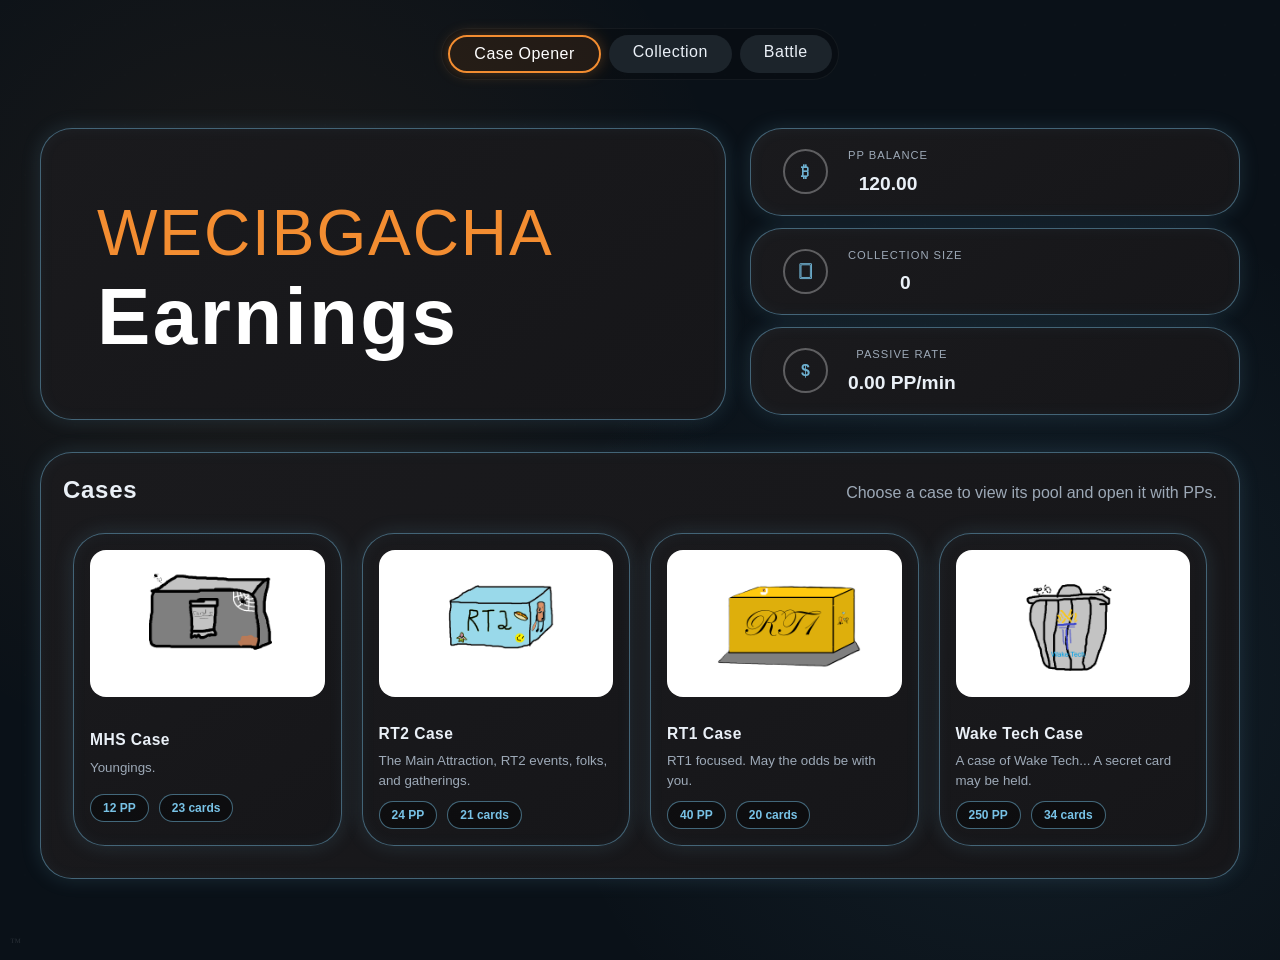
<file: index.html>
<!DOCTYPE html>
<html lang="en">
<head>
  <meta charset="UTF-8">
  <meta name="viewport" content="width=device-width, initial-scale=1.0">
  <title>WECIB GACHA</title>
  <link rel="stylesheet" href="style.css">
  <link rel="preload" as="image" href="Images/mhsCrate.png">
  <link rel="preload" as="image" href="Images/rt1Crate.png">
  <link rel="preload" as="image" href="Images/rt2Crate.png">
  <link rel="preload" as="image" href="Images/WakeTechCrate (1).png">
</head>
<body>
  <div id="app">
    <nav class="nav-container">
        <div class="nav-pill">
            <a class="nav-link is-active" href="index.html">Case Opener</a>
            <a class="nav-link" href="collection.html">Collection</a>
            <a class="nav-link" href="battle.html">Battle</a>
        </div>
    </nav>

    <header class="hero-grid">
        <section class="hero-banner glow-cyan">
            <p class="eyebrow">WECIBGacha</p>
            <h1>Earnings</h1>
            <div class="hero-accent-left"></div>
            <div class="hero-accent-right"></div>
        </section>

        <div class="stats-column">
            <article class="stat-card glow-cyan">
                <div class="stat-icon-wrap">₿</div>
                <div class="stat-info">
                    <span class="stat-label">PP Balance</span>
                    <strong id="balance">0.00</strong>
                </div>
            </article>
            <article class="stat-card glow-cyan">
                <div class="stat-icon-wrap">🀆</div>
                <div class="stat-info">
                    <span class="stat-label">Collection Size</span>
                    <strong id="inventoryCount">0</strong>
                </div>
            </article>
            <article class="stat-card glow-cyan">
                <div class="stat-icon-wrap">$</div>
                <div class="stat-info">
                    <span class="stat-label">Passive Rate</span>
                    <strong><span id="incomeRate">0.00</span> PP/min</strong>
                </div>
            </article>
        </div>
    </header>

    <main class="dashboard">
        <section class="panel case-select glow-cyan">
            <div class="panel-header search-controls">
                <h2>Cases</h2>
                <p class="italic-muted">Choose a case to view its pool and open it with PPs.</p>
            </div>
            <div class="cases-grid" id="cases"></div>
        </section>

        <section class="panel opener-section" id="openerSection" hidden>
            <div class="opener-header">
                <h2 id="selectedCaseName"></h2>
                <p id="selectedCaseFlavor" class="case-flavor"></p>
                <div class="price-pill">Price: <span id="selectedCasePrice"></span> PP</div>
            </div>

            <div class="drop-rates-wrap">
                <div class="drop-rates" id="dropRates"></div>
            </div>

            <p class="status-message" id="statusMessage">Pick a case to start opening.</p>

            <div class="roulette-container">
                <div class="roulette-marker"></div>
                <div class="roulette-strip" id="rouletteStrip"></div>
            </div>

            <div class="controls centered-controls">
                <button id="openBtn" class="btn btn-open">Open Case</button>
                <button id="backBtn" class="btn btn-secondary">Back To Cases</button>
            </div>

            <div class="won-item" id="wonItem" hidden>
                <h3>Latest Pull</h3>
                <div class="won-item-card" id="wonItemCard"></div>
            </div>
        </section>
    </main>
</div>
    <button id="trademarkBonus" class="trademark-bonus" type="button" aria-label="Trademark bonus trigger">&trade;</button>
  <script src="storage.js"></script>
  <script src="case.js"></script>
</body>
</html>
</file>
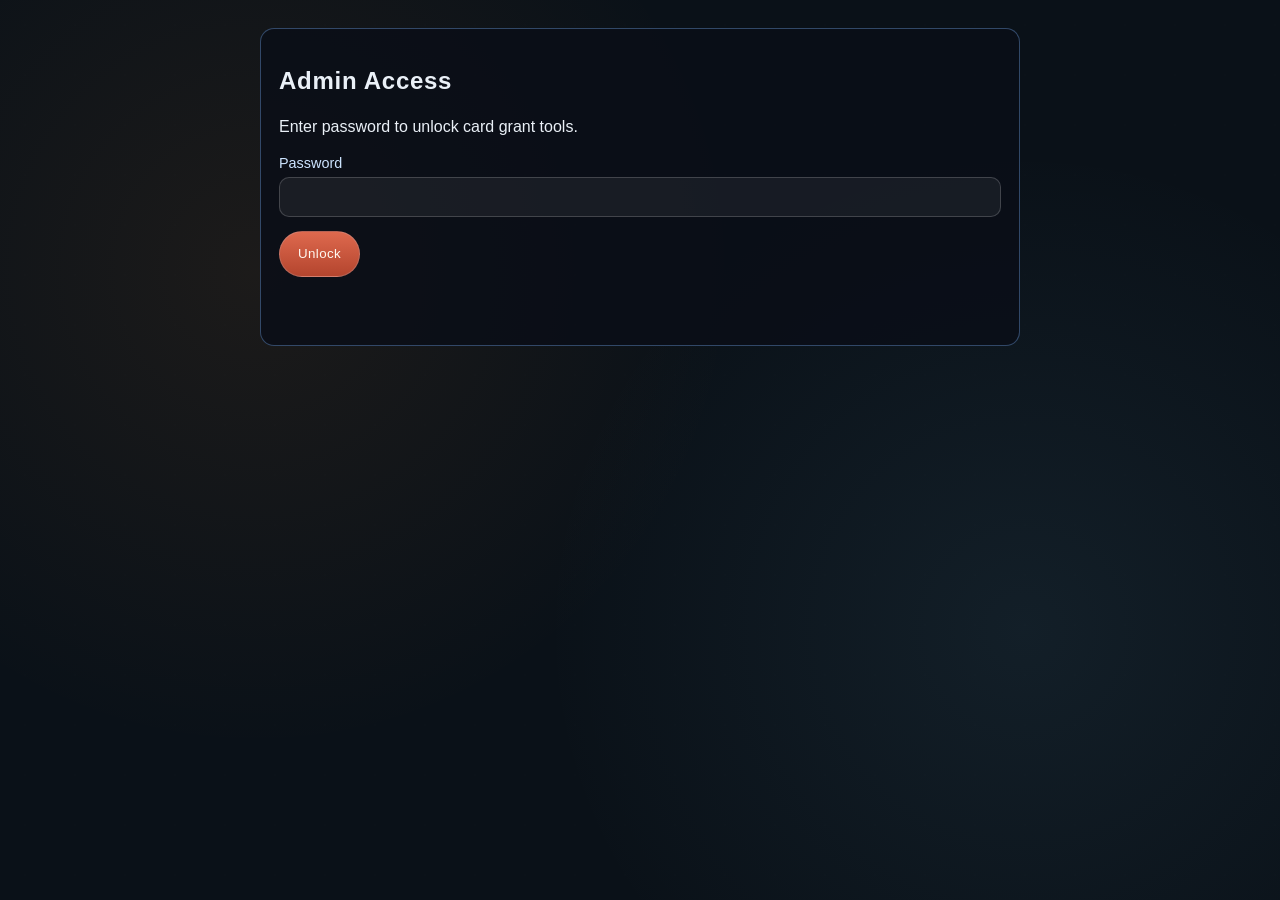
<file: admin.html>
<!DOCTYPE html>
<html lang="en">
<head>
  <meta charset="UTF-8">
  <meta name="viewport" content="width=device-width, initial-scale=1.0">
  <title>WECIB GACHA Admin</title>
  <link rel="stylesheet" href="style.css">
  <style>
    .admin-wrap {
      max-width: 760px;
      margin: 32px auto;
      padding: 0 16px 32px;
    }

    .admin-card {
      background: rgba(10, 14, 24, 0.82);
      border: 1px solid rgba(125, 180, 255, 0.35);
      border-radius: 14px;
      padding: 18px;
      margin-bottom: 16px;
    }

    .admin-row {
      display: grid;
      grid-template-columns: 1fr 1fr;
      gap: 12px;
    }

    .admin-label {
      display: block;
      font-size: 0.9rem;
      margin-bottom: 6px;
      color: #cde4ff;
    }

    .admin-input,
    .admin-select,
    .admin-textarea {
      width: 100%;
      box-sizing: border-box;
      border-radius: 10px;
      border: 1px solid rgba(255, 255, 255, 0.18);
      background: rgba(255, 255, 255, 0.06);
      color: #fff;
      padding: 10px 12px;
      font: inherit;
      outline: none;
    }

    .admin-input:focus,
    .admin-select:focus,
    .admin-textarea:focus {
      border-color: rgba(116, 192, 252, 0.95);
      box-shadow: 0 0 0 3px rgba(116, 192, 252, 0.18);
    }

    .admin-textarea {
      min-height: 90px;
      resize: vertical;
    }

    .admin-actions {
      display: flex;
      gap: 10px;
      margin-top: 14px;
    }

    .admin-status {
      margin-top: 12px;
      min-height: 22px;
      color: #c8ffcd;
    }

    .admin-status.error {
      color: #ffb7b7;
    }

    .hidden {
      display: none;
    }

    @media (max-width: 720px) {
      .admin-row {
        grid-template-columns: 1fr;
      }
    }
  </style>
</head>
<body>
  <div id="app" class="admin-wrap">
    <section id="lockPanel" class="admin-card">
      <h1>Admin Access</h1>
      <p>Enter password to unlock card grant tools.</p>
      <label class="admin-label" for="passwordInput">Password</label>
      <input class="admin-input" id="passwordInput" type="password" autocomplete="off" spellcheck="false">
      <div class="admin-actions">
        <button id="unlockBtn" class="btn btn-open" type="button">Unlock</button>
      </div>
      <p id="lockMessage" class="admin-status"></p>
    </section>

    <section id="adminPanel" class="admin-card hidden">
      <h2>Grant Card</h2>
      <p>Create and add any card to your inventory.</p>

      <div style="margin-top: 10px;">
        <label class="admin-label" for="caseCardPicker">Pick Existing Card (All Cases)</label>
        <select class="admin-select" id="caseCardPicker">
          <option value="">Loading case cards...</option>
        </select>
        <p id="pickerMessage" class="admin-status"></p>
      </div>

      <div class="admin-row">
        <div>
          <label class="admin-label" for="nameInput">Card Name</label>
          <input class="admin-input" id="nameInput" type="text" placeholder="Anne Frank">
        </div>
        <div>
          <label class="admin-label" for="caseInput">Case Name</label>
          <input class="admin-input" id="caseInput" type="text" placeholder="Wake Tech Case">
        </div>
      </div>

      <div class="admin-row" style="margin-top: 12px;">
        <div>
          <label class="admin-label" for="rarityInput">Rarity</label>
          <select class="admin-select" id="rarityInput">
            <option value="freshman">Freshman</option>
            <option value="sophomore">Sophomore</option>
            <option value="junior">Junior</option>
            <option value="senior">Senior</option>
            <option value="superSenior">Super-Senior</option>
            <option value="graduated">Graduate</option>
          </select>
        </div>
        <div>
          <label class="admin-label" for="quantityInput">Quantity</label>
          <input class="admin-input" id="quantityInput" type="number" min="1" max="500" value="1">
        </div>
      </div>

      <div class="admin-row" style="margin-top: 12px;">
        <div>
          <label class="admin-label" for="atkInput">ATK</label>
          <input class="admin-input" id="atkInput" type="number" value="100">
        </div>
        <div>
          <label class="admin-label" for="defInput">DEF</label>
          <input class="admin-input" id="defInput" type="number" value="100">
        </div>
      </div>

      <div style="margin-top: 12px;">
        <label class="admin-label" for="imageInput">Image Path (optional)</label>
        <input class="admin-input" id="imageInput" type="text" placeholder="Images/AnneFrankCard.png">
      </div>

      <div style="margin-top: 12px;">
        <label class="admin-label" for="descriptionInput">Description (optional)</label>
        <textarea class="admin-textarea" id="descriptionInput" placeholder="The rarest card in the game."></textarea>
      </div>

      <div class="admin-actions">
        <button id="grantBtn" class="btn btn-open" type="button">Grant Card(s)</button>
      </div>
      <p id="grantMessage" class="admin-status"></p>
    </section>
  </div>

  <script src="storage.js"></script>
  <script>
    const ADMIN_PASSWORD = 'hufflepuff';

    const lockPanel = document.getElementById('lockPanel');
    const adminPanel = document.getElementById('adminPanel');
    const passwordInput = document.getElementById('passwordInput');
    const unlockBtn = document.getElementById('unlockBtn');
    const lockMessage = document.getElementById('lockMessage');

    const nameInput = document.getElementById('nameInput');
    const caseInput = document.getElementById('caseInput');
    const rarityInput = document.getElementById('rarityInput');
    const caseCardPicker = document.getElementById('caseCardPicker');
    const pickerMessage = document.getElementById('pickerMessage');
    const quantityInput = document.getElementById('quantityInput');
    const atkInput = document.getElementById('atkInput');
    const defInput = document.getElementById('defInput');
    const imageInput = document.getElementById('imageInput');
    const descriptionInput = document.getElementById('descriptionInput');
    const grantBtn = document.getElementById('grantBtn');
    const grantMessage = document.getElementById('grantMessage');
    let pickerOptions = [];

    function setMessage(node, message, isError) {
      node.textContent = message;
      node.classList.toggle('error', Boolean(isError));
    }

    function unlockAdmin() {
      const attempt = (passwordInput.value || '').trim();
      if (attempt !== ADMIN_PASSWORD) {
        setMessage(lockMessage, 'Wrong password.', true);
        return;
      }

      setMessage(lockMessage, 'Access granted.', false);
      lockPanel.classList.add('hidden');
      adminPanel.classList.remove('hidden');
      if (caseCardPicker.options.length <= 1) {
        loadCasePicker();
      }
      nameInput.focus();
    }

    function parseCaseCards(caseSource) {
      const casesMatch = caseSource.match(/const CASES = enforceCaseRules\(\[([\s\S]*?)\]\);/);
      if (!casesMatch) {
        return [];
      }

      const casesBlock = casesMatch[1];
      const results = [];
      const caseRegex = /\{\s*name:\s*'((?:\\'|[^'])*)'[\s\S]*?items:\s*\[([\s\S]*?)\]\s*\}/g;

      for (const caseMatch of casesBlock.matchAll(caseRegex)) {
        const caseName = caseMatch[1].replace(/\\'/g, "'");
        const itemsBlock = caseMatch[2];
        const itemRegex = /\{\s*name:\s*'((?:\\'|[^'])*)'\s*,\s*rarity:\s*'([^']+)'\s*\}/g;

        for (const itemMatch of itemsBlock.matchAll(itemRegex)) {
          const itemName = itemMatch[1].replace(/\\'/g, "'");
          const rarityKey = itemMatch[2];
          results.push({
            caseName,
            name: itemName,
            rarityKey,
          });
        }
      }

      return results;
    }

    async function loadCasePicker() {
      caseCardPicker.innerHTML = '<option value="">Loading case cards...</option>';
      setMessage(pickerMessage, '', false);

      try {
        const response = await fetch('case.js', { cache: 'no-store' });
        if (!response.ok) {
          throw new Error('Unable to read case.js');
        }

        const source = await response.text();
        const allCards = parseCaseCards(source);

        if (allCards.length === 0) {
          caseCardPicker.innerHTML = '<option value="">No case cards found.</option>';
          setMessage(pickerMessage, 'No cards parsed from case list.', true);
          return;
        }

        pickerOptions = allCards;
        caseCardPicker.innerHTML = '<option value="">Select a card to auto-fill...</option>';
        allCards.forEach((card, index) => {
          const option = document.createElement('option');
          option.value = String(index);
          option.textContent = card.name + ' (' + card.caseName + ' | ' + card.rarityKey + ')';
          caseCardPicker.appendChild(option);
        });

        setMessage(pickerMessage, 'Loaded ' + allCards.length + ' selectable cards.', false);
      } catch (error) {
        caseCardPicker.innerHTML = '<option value="">Failed to load cards.</option>';
        setMessage(pickerMessage, 'Could not load case card list.', true);
      }
    }

    function applyPickerSelection() {
      const optionIndex = Number(caseCardPicker.value);
      if (!Number.isInteger(optionIndex) || optionIndex < 0 || optionIndex >= pickerOptions.length) {
        return;
      }

      const selected = pickerOptions[optionIndex];
      nameInput.value = selected.name;
      caseInput.value = selected.caseName;
      rarityInput.value = selected.rarityKey;
      setMessage(pickerMessage, 'Applied ' + selected.name + ' from ' + selected.caseName + '.', false);
    }

    function getSafeNumber(input, fallback) {
      const value = Number(input);
      return Number.isFinite(value) ? value : fallback;
    }

    function grantCards() {
      const name = (nameInput.value || '').trim();
      const caseName = (caseInput.value || '').trim() || 'Admin Case';
      const rarity = rarityInput.value;
      const quantity = Math.max(1, Math.min(500, Math.floor(getSafeNumber(quantityInput.value, 1))));
      const attack = getSafeNumber(atkInput.value, 100);
      const defense = getSafeNumber(defInput.value, 100);
      const image = (imageInput.value || '').trim();
      const description = (descriptionInput.value || '').trim();

      if (!name) {
        setMessage(grantMessage, 'Card name is required.', true);
        return;
      }

      let added = 0;
      for (let i = 0; i < quantity; i += 1) {
        addCardToInventory({
          name,
          rarity,
          rarityKey: rarity,
          attack,
          defense,
          image,
          description,
          caseName,
          wonAt: new Date().toISOString(),
        });
        added += 1;
      }

      setMessage(grantMessage, 'Added ' + added + ' card(s): ' + name + '.', false);
    }

    unlockBtn.addEventListener('click', unlockAdmin);
    passwordInput.addEventListener('keydown', (event) => {
      if (event.key === 'Enter') {
        unlockAdmin();
      }
    });
    caseCardPicker.addEventListener('change', applyPickerSelection);
    grantBtn.addEventListener('click', grantCards);
  </script>
</body>
</html>
</file>
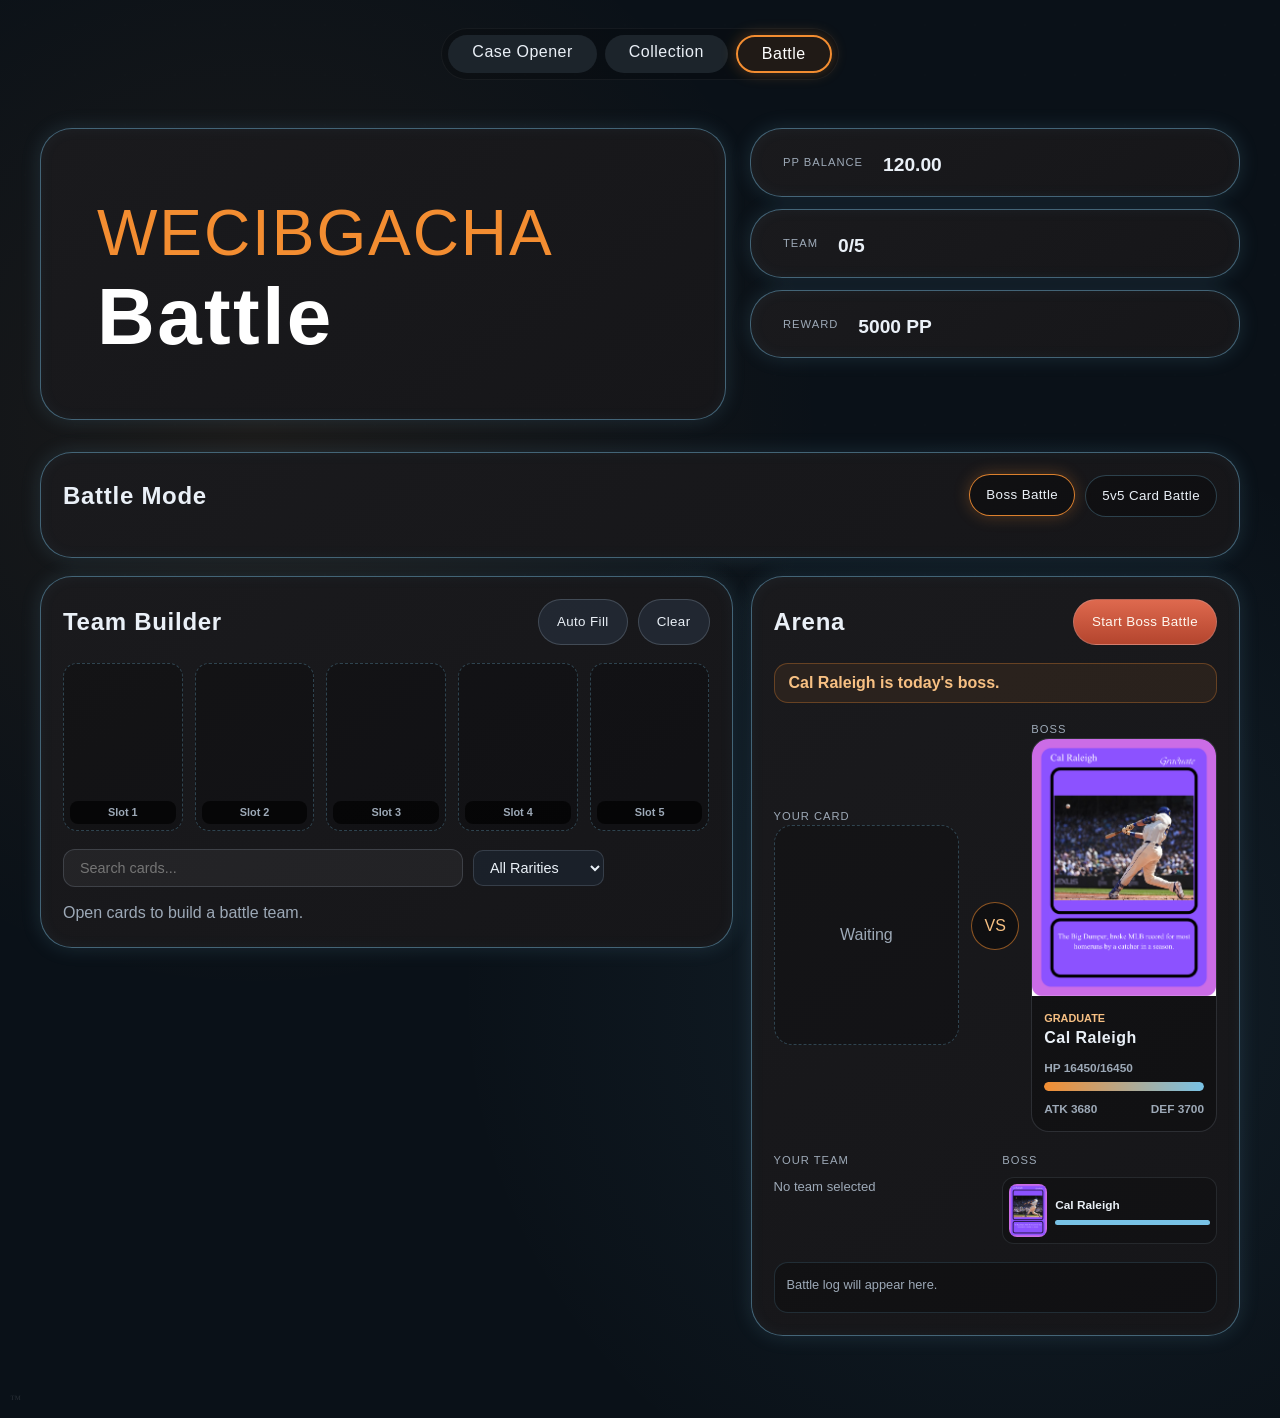
<file: battle.html>
<!DOCTYPE html>
<html lang="en">
<head>
  <meta charset="UTF-8">
  <meta name="viewport" content="width=device-width, initial-scale=1.0">
  <title>WECIB GACHA Battle</title>
  <link rel="stylesheet" href="style.css">
</head>
<body>
  <div id="app">
    <nav class="nav-container">
      <div class="nav-pill">
        <a class="nav-link" href="index.html">Case Opener</a>
        <a class="nav-link" href="collection.html">Collection</a>
        <a class="nav-link is-active" href="battle.html">Battle</a>
      </div>
    </nav>

    <header class="hero-grid battle-hero-grid">
      <section class="hero-banner battle-hero glow-cyan">
        <p class="eyebrow">WECIBGacha</p>
        <h1>Battle</h1>
      </section>

      <div class="stats-column">
        <article class="stat-card glow-cyan">
          <span class="stat-label">PP Balance</span>
          <strong id="balance">0.00</strong>
        </article>
        <article class="stat-card glow-cyan">
          <span class="stat-label">Team</span>
          <strong><span id="teamCount">0</span>/5</strong>
        </article>
        <article class="stat-card glow-cyan">
          <span class="stat-label">Reward</span>
          <strong id="rewardLabel">5000 PP</strong>
        </article>
      </div>
    </header>

    <main class="dashboard battle-dashboard">
      <section class="panel battle-mode-panel glow-cyan">
        <div class="panel-header battle-panel-header">
          <div>
            <h2>Battle Mode</h2>
          </div>
          <div class="battle-mode-toggle" role="group" aria-label="Battle mode">
            <button class="battle-mode-btn is-active" type="button" data-mode="boss">Boss Battle</button>
            <button class="battle-mode-btn" type="button" data-mode="deck">5v5 Card Battle</button>
          </div>
        </div>
      </section>

      <section class="panel battle-builder glow-cyan">
        <div class="panel-header battle-panel-header">
          <div>
            <h2>Team Builder</h2>
          </div>
          <div class="battle-actions">
            <button id="autoTeamBtn" class="btn btn-secondary" type="button">Auto Fill</button>
            <button id="clearTeamBtn" class="btn btn-secondary" type="button">Clear</button>
          </div>
        </div>

        <div class="battle-team-slots" id="teamSlots"></div>

        <div class="battle-filters">
          <div class="search-wrapper">
            <input type="text" id="battleSearchInput" placeholder="Search cards...">
          </div>
          <select id="battleRarityFilter" class="filter-select">
            <option value="all">All Rarities</option>
            <option value="freshman">Freshman</option>
            <option value="sophomore">Sophomore</option>
            <option value="junior">Junior</option>
            <option value="senior">Senior</option>
            <option value="superSenior">Super-Senior</option>
            <option value="graduated">Graduate</option>
          </select>
        </div>

        <p class="collection-empty" id="battleEmpty">Open cards to build a battle team.</p>
        <div class="battle-card-grid" id="battleCardGrid"></div>
      </section>

      <section class="panel battle-arena glow-cyan">
        <div class="panel-header battle-panel-header">
          <div>
            <h2>Arena</h2>
          </div>
          <div class="battle-actions">
            <button id="startBattleBtn" class="btn btn-open" type="button">Start Battle</button>
          </div>
        </div>

        <div class="battle-status" id="battleStatus">Choose cards, then start a battle.</div>

        <div class="battle-field">
          <article class="battle-combatant" id="playerCombatant"></article>
          <div class="battle-versus">VS</div>
          <article class="battle-combatant" id="enemyCombatant"></article>
        </div>

        <div class="battle-benches">
          <div>
            <span class="stat-label">Your Team</span>
            <div class="battle-bench" id="playerBench"></div>
          </div>
          <div>
            <span class="stat-label" id="enemyBenchLabel">Opponent</span>
            <div class="battle-bench" id="enemyBench"></div>
          </div>
        </div>

        <div class="battle-log" id="battleLog"></div>
      </section>
    </main>
  </div>

  <button id="trademarkBonus" class="trademark-bonus" type="button" aria-label="Trademark bonus trigger">&trade;</button>
  <script src="storage.js"></script>
  <script src="battle.js"></script>
</body>
</html>
</file>
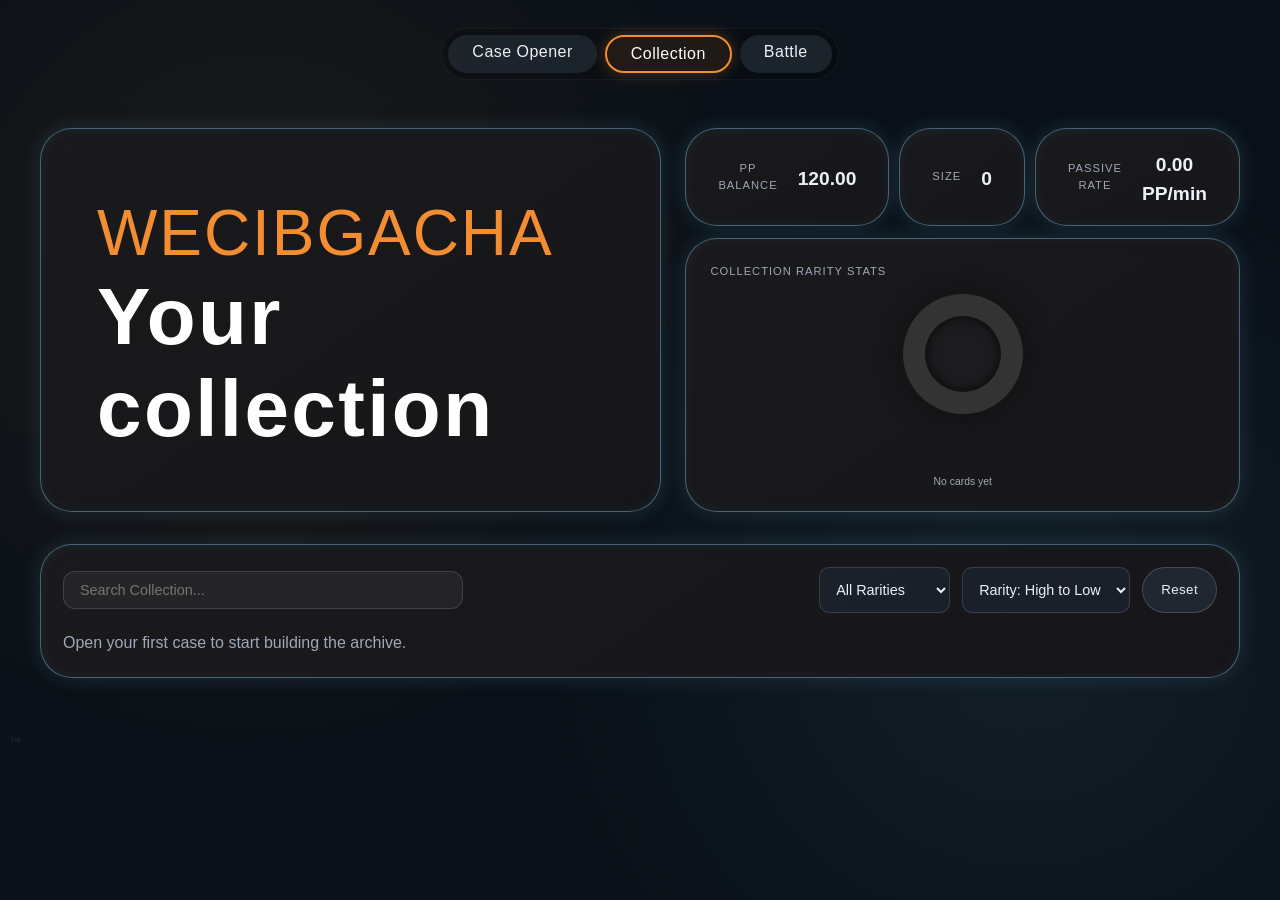
<file: collection.html>
<!DOCTYPE html>
<html lang="en">
<head>
  <meta charset="UTF-8">
  <meta name="viewport" content="width=device-width, initial-scale=1.0">
  <title>WECIB GACHA Collection</title>
  <link rel="stylesheet" href="style.css">
</head>
<body>
  <div id="app">
    <nav class="nav-container">
        <div class="nav-pill">
            <a class="nav-link" href="index.html">Case Opener</a>
            <a class="nav-link is-active" href="collection.html">Collection</a>
            <a class="nav-link" href="battle.html">Battle</a>
        </div>
    </nav>

    
    <header class="hero-grid">
        <section class="hero-banner glow-cyan">
            <p class="eyebrow">WECIBGacha</p>
            <h1>Your collection</h1>

        </section>

        <div class="stats-column">
            <div class="mini-stats-grid">
                <article class="stat-card glow-cyan">
                  
                    <span class="stat-label">PP Balance</span>
                    <strong id="balance">0.00</strong>
                </article>
                <article class="stat-card glow-cyan">
                    <span class="stat-label">Size</span>
                    <strong id="inventoryCount">0</strong>
                </article>
                <article class="stat-card glow-cyan">
                    <span class="stat-label">Passive Rate</span>
                    <strong><span id="incomeRate">0.00</span> PP/min</strong>
                </article>
            </div>

            <section class="rarity-stats-card glow-cyan">
                <span class="stat-label">Collection Rarity Stats</span>
                <div class="chart-container">
                    <div class="doughnut-chart" id="rarityChart"></div>
                </div>
                <div id="rarityLegend" class="rarity-legend">
                    </div>
            </section>
        </div>
    </header>

    <main class="dashboard">
  <section class="panel collection-section glow-cyan">
    <div class="panel-header search-controls">
      <div class="search-section-left">
        <div class="search-wrapper">
          <input type="text" id="searchInput" placeholder="Search Collection...">
        </div>
      </div>
      
      <div class="controls-group">
        <select id="rarityFilter" class="filter-select">
          <option value="all">All Rarities</option>
          <option value="freshman">Freshman</option>
          <option value="sophomore">Sophomore</option>
          <option value="junior">Junior</option>
          <option value="senior">Senior</option>
          <option value="superSenior">Super-Senior</option>
        </select>
        
        <select id="dateSort" class="filter-select">
          <option value="newest">Newest First</option>
          <option value="oldest">Oldest First</option>
          <option value="rarityDesc">Rarity: High to Low</option>
          <option value="rarityAsc">Rarity: Low to High</option>
          <option value="atkDesc">ATK: High to Low</option>
          <option value="atkAsc">ATK: Low to High</option>
          <option value="defDesc">DEF: High to Low</option>
          <option value="defAsc">DEF: Low to High</option>
          <option value="alpha">A-Z Name</option>
        </select>
        
        <button id="resetFiltersBtn" class="btn btn-secondary">Reset</button>
      </div>
    </div>

    <p class="collection-empty" id="collectionEmpty">Open your first case to start building the archive.</p>
    <div class="collection-grid" id="collectionGrid"></div>
  </section>
</main>
</div>
  <button id="trademarkBonus" class="trademark-bonus" type="button" aria-label="Trademark bonus trigger">&trade;</button>
  <script src="storage.js"></script>
  <script src="collection.js"></script>
</body>
</html>
</file>
<file: style.css>
:root {
  --bg: #111418;
  --surface: rgba(22, 27, 33, 0.9);
  --surface-strong: rgba(28, 34, 42, 0.96);
  --ink: #eaf0f7;
  --muted: #9da9b7;
  --line: rgba(183, 200, 219, 0.18);
  --shadow: 0 18px 40px rgba(0, 0, 0, 0.45);
  --red: #e15d45;
  --gold: #d3a841;
  --blue: #68a3f2;
  --freshman-color: #3259a8;
  --sophomore-color: #3b7a2f; 
  --junior-color: #1742b8; 
  --senior-color: #b34d13; 
  --superSenior-color: #d3a841;
  --graduate-color: #643572;
}

* {
  box-sizing: border-box;
}

body {
  margin: 0;
  min-height: 100vh;
  color: var(--ink);
  font-family: Verdana, Geneva, sans-serif;
  background:
    radial-gradient(circle at top left, rgba(225, 93, 69, 0.22), transparent 28%),
    radial-gradient(circle at top right, rgba(104, 163, 242, 0.2), transparent 28%),
    linear-gradient(180deg, #13171d 0%, #0d1015 100%);
}

body::before {
  content: '';
  position: fixed;
  inset: 0;
  pointer-events: none;
  background-image: linear-gradient(rgba(234, 240, 247, 0.04) 1px, transparent 1px), linear-gradient(90deg, rgba(234, 240, 247, 0.04) 1px, transparent 1px);
  background-size: 24px 24px;
  opacity: 0.45;
}

.trademark-bonus {
  display: block;
  margin: 10px 0 12px 10px;
  padding: 0;
  width: auto;
  height: auto;
  border: none;
  background: transparent;
  color: rgba(234, 240, 247, 0.28);
  font-family: Georgia, 'Times New Roman', serif;
  font-size: 0.7rem;
  line-height: 1;
  cursor: pointer;
  box-shadow: none;
  opacity: 0.45;
}

.trademark-bonus:hover,
.trademark-bonus:focus-visible {
  color: rgba(234, 240, 247, 0.46);
  opacity: 0.7;
  outline: none;
}

#app {
  position: relative;
  width: min(1200px, calc(100% - 32px));
  margin: 0 auto;
  padding: 28px 0 48px;
}

.top-nav {
  display: flex;
  gap: 10px;
  margin-bottom: 14px;
}

.nav-link {
  padding: 10px 16px;
  border: 1px solid rgba(183, 200, 219, 0.2);
  border-radius: 999px;
  color: var(--ink);
  text-decoration: none;
  background: rgba(31, 38, 46, 0.92);
  font-family: Impact, Haettenschweiler, 'Arial Narrow Bold', sans-serif;
  letter-spacing: 0.03em;
}

.nav-link.is-active {
  background: linear-gradient(180deg, #de694e, #b4452e);
  color: #fff7f2;
}

h1,
h2,
h3,
h4,
.eyebrow,
.stat-label,
.btn {
  font-family: Impact, Haettenschweiler, 'Arial Narrow Bold', sans-serif;
  letter-spacing: 0.03em;
}

p,
span,
strong,
button {
  line-height: 1.5;
}

.hero {
  display: grid;
  grid-template-columns: 1.5fr 1fr;
  gap: 20px;
  padding: 30px;
  border: 1px solid var(--line);
  border-radius: 28px;
  background: linear-gradient(135deg, rgba(27, 33, 40, 0.96), rgba(17, 22, 29, 0.98));
  box-shadow: var(--shadow);
  overflow: hidden;
}

.hero::after {
  content: '';
  position: absolute;
  top: -140px;
  right: -80px;
  width: 280px;
  height: 280px;
  border-radius: 50%;
  background: rgba(211, 168, 65, 0.16);
}

.eyebrow {
  margin: 0 0 8px;
  color: var(--red);
  font-size: 3rem;
  text-transform: uppercase;
}

.hero h1 {
  margin: 0;
  font-size: clamp(2.4rem, 4vw, 4.4rem);
  line-height: 0.95;
}

.hero-text {
  max-width: 58ch;
  margin: 16px 0 0;
  color: var(--muted);
}

.hero-stats {
  display: grid;
  gap: 14px;
  align-content: center;
}

.stat-card {
  padding: 18px;
  border-radius: 20px;
  border: 1px solid rgba(183, 200, 219, 0.16);
  background: var(--surface-strong);
  box-shadow: inset 0 1px 0 rgba(255, 255, 255, 0.06);
}

.stat-card strong {
  display: block;
  margin-top: 6px;
  font-size: 1.7rem;
}

.accent-red {
  border-left: 8px solid var(--red);
}

.accent-gold {
  border-left: 8px solid var(--gold);
}

.accent-blue {
  border-left: 8px solid var(--blue);
}

.dashboard {
  display: grid;
  grid-template-columns: repeat(12, minmax(0, 1fr));
  gap: 18px;
  margin-top: 20px;
}

.panel {
  padding: 22px;
  border: 1px solid var(--line);
  border-radius: 24px;
  background: var(--surface);
  box-shadow: var(--shadow);
  backdrop-filter: blur(10px);
}

.case-select,
.opener-section {
  grid-column: span 12;
}

.collection-section {
  grid-column: span 12;
}

.panel-header {
  display: flex;
  justify-content: space-between;
  gap: 16px;
  align-items: flex-start;
  margin-bottom: 18px;
}

.panel-header h2,
.panel-header h3 {
  margin: 0;
}

.panel-header p,
.case-flavor,
.collection-foot,
.status-message,
.tutorial-grid p,
.case-card-copy p,
.card-description,
.collection-empty {
  margin: 6px 0 0;
  color: var(--muted);
}

.split-header {
  align-items: center;
}

.tutorial-grid {
  display: grid;
  grid-template-columns: repeat(3, minmax(0, 1fr));
  gap: 14px;
}

.tutorial-grid article {
  padding: 16px;
  border-radius: 18px;
  background: rgba(36, 44, 54, 0.55);
  border: 1px solid rgba(183, 200, 219, 0.12);
}

.cases {
  display: grid;
  grid-template-columns: repeat(auto-fit, minmax(220px, 1fr));
  gap: 14px;
}

.case-card {
  display: grid;
  gap: 10px;
  padding: 16px;
  text-align: left;
  border: 1px solid rgba(183, 200, 219, 0.18);
  border-radius: 20px;
  background: linear-gradient(180deg, rgba(38, 46, 56, 0.9), rgba(25, 31, 39, 0.94));
  cursor: pointer;
  transition: transform 180ms ease, box-shadow 180ms ease, border-color 180ms ease;
}

.case-card:hover,
.case-card:focus-visible,
.btn:hover,
.btn:focus-visible {
  transform: translateY(-3px);
  box-shadow: 0 14px 24px rgba(0, 0, 0, 0.35);
  border-color: rgba(225, 93, 69, 0.5);
}

.case-icon {
  width: 100%;
  max-width: 220px;
  margin: 0 auto;
  object-fit: contain;
}

.case-card-copy h3,
.display-card h4 {
  margin: 0;
}

.case-card-copy h3,
.display-card h4,
.collection-case,
#selectedCaseName,
#selectedCasePrice,
.item-name,
.won-item-name {
  color: var(--ink);
}

.case-card-meta,
.card-stats,
.collection-card-top,
.selected-case-meta {
  display: flex;
  flex-wrap: wrap;
  gap: 10px;
}

.case-card-meta span,
.card-stats span,
.collection-case,
.copy-count,
.drop-pill {
  padding: 5px 10px;
  border-radius: 999px;
  background: rgba(234, 240, 247, 0.14);
  font-size: 0.82rem;
}

.drop-rates-wrap {
  margin-bottom: 14px;
}

.drop-rates {
  display: flex;
  flex-wrap: wrap;
  gap: 8px;
  margin-top: 10px;
}

.status-message {
  min-height: 24px;
}

.roulette-container {
  position: relative;
  width: 100%;
  height: 176px;
  margin-top: 12px;
  overflow: hidden;
  border-radius: 20px;
  border: 1px solid rgba(183, 200, 219, 0.2);
  background: linear-gradient(180deg, rgba(34, 41, 51, 0.96), rgba(22, 28, 36, 0.96));
}

.roulette-marker {
  position: absolute;
  top: 0;
  left: 50%;
  z-index: 5;
  width: 4px;
  height: 100%;
  transform: translateX(-50%);
  background: #f5a623;
  box-shadow: 0 0 10px rgba(245, 166, 35, 0.28);
}

.roulette-strip {
  display: flex;
  position: absolute;
  top: 0;
  left: 0;
  height: 100%;
}

.roulette-item {
  flex-shrink: 0;
  width: 176px;
  min-width: 176px;
  height: 100%;
  display: flex;
  flex-direction: column;
  align-items: center;
  justify-content: center;
  padding: 8px;
  text-align: center;
  position: relative;
}

.roulette-item .item-template {
  display: none;
  width: 100%;
  height: 100%;
  object-fit: contain;
}

.roulette-item .item-card-img {
  display: none;
  position: absolute;
  top: 50%;
  left: 50%;
  transform: translate(-50%, -50%);
  width: 72%;
  height: 72%;
  object-fit: contain;
  pointer-events: none;
  z-index: 3;
}

.roulette-strip.spinning .roulette-item .item-icon,
.roulette-strip.spinning .roulette-item .item-name,
.roulette-strip.revealed .roulette-item .item-icon,
.roulette-strip.revealed .roulette-item .item-name {
  display: none;
}

.roulette-strip.spinning .roulette-item .item-template,
.roulette-strip.revealed .roulette-item .item-template {
  display: block;
}

.roulette-strip.spinning .roulette-item .item-card-img,
.roulette-strip.revealed .roulette-item .item-card-img {
  display: block;
}

.display-card {
  display: grid;
  grid-template-columns: 74px 1fr;
  gap: 14px;
  align-items: start;
  padding: 14px;
  border-radius: 18px;
  border: 1px solid rgba(183, 200, 219, 0.18);
  min-height: 124px;
}

.display-card.compact {
  grid-template-columns: 54px 1fr;
  gap: 10px;
  min-height: 100px;
  padding: 10px;
}

.card-badge {
  display: grid;
  place-items: center;
  width: 74px;
  height: 74px;
  border-radius: 20px;
  background: rgba(20, 26, 33, 0.82);
  border: 1px solid rgba(183, 200, 219, 0.16);
  box-shadow: inset 0 1px 0 rgba(255, 255, 255, 0.08);
}

.display-card.compact .card-badge {
  width: 54px;
  height: 54px;
  border-radius: 16px;
}

.item-icon {
  display: grid;
  place-items: center;
  width: 72px;
  height: 72px;
  border-radius: 18px;
  margin-bottom: 6px;
  border: 1px solid rgba(183, 200, 219, 0.16);
  background: rgba(20, 26, 33, 0.82);
  box-shadow: inset 0 1px 0 rgba(255, 255, 255, 0.08);
  font-family: Impact, Haettenschweiler, 'Arial Narrow Bold', sans-serif;
  font-size: 1.3rem;
}

.item-icon-large {
  width: 94px;
  height: 94px;
  margin: 8px auto 10px;
  font-size: 1.8rem;
}

.card-badge span {
  font-family: Impact, Haettenschweiler, 'Arial Narrow Bold', sans-serif;
  font-size: 1.4rem;
}

.display-card.compact .card-badge span {
  font-size: 1.1rem;
}

.card-rarity {
  margin: 0 0 4px;
  text-transform: uppercase;
  font-size: 0.72rem;
  letter-spacing: 0.08em;
}

.card-description,
.won-item-description {
  font-size: 0.88rem;
}

.item-name {
  font-size: 0.7rem;
  font-weight: bold;
  line-height: 1.2;
  max-width: 120px;
  overflow: hidden;
  text-overflow: ellipsis;
  white-space: nowrap;
}

.won-item-card {
  padding: 18px;
  border: 1px solid rgba(183, 200, 219, 0.18);
  text-align: center;
}

.won-card-art-wrap {
  display: grid;
  place-items: center;
  width: min(240px, 100%);
  margin: 10px auto 14px;
}

.won-card-img {
  display: block;
  width: 100%;
  max-height: 340px;
  object-fit: contain;
}

.won-card-fallback {
  place-items: center;
  width: 160px;
  height: 220px;
  border-radius: 16px;
  border: 1px solid rgba(183, 200, 219, 0.22);
  background: rgba(20, 26, 33, 0.82);
  font-family: Impact, Haettenschweiler, 'Arial Narrow Bold', sans-serif;
  font-size: 2rem;
}

.won-rarity,
.won-item-meta,
.won-item-stats {
  font-size: 0.82rem;
}

.won-item-name {
  max-width: none;
  font-size: 1.1rem;
  white-space: normal;
}

.controls {
  display: flex;
  gap: 12px;
  margin-top: 16px;
}

.btn {
  padding: 12px 18px;
  border: 1px solid rgba(183, 200, 219, 0.22);
  border-radius: 999px;
  cursor: pointer;
  transition: transform 180ms ease, box-shadow 180ms ease, border-color 180ms ease;
}

.btn:disabled {
  opacity: 0.6;
  cursor: not-allowed;
  transform: none;
  box-shadow: none;
}

.btn-open {
  background: linear-gradient(180deg, #de694e, #b4452e);
  color: #fff8f0;
}

.btn-back,
.btn-secondary {
  background: rgba(35, 42, 51, 0.92);
  color: var(--ink);
}

.won-item {
  margin-top: 20px;
  animation: result-pop 320ms ease;
}

.won-item h3 {
  margin: 0 0 10px;
}

.won-item-card,
.collection-card {
  border-radius: 22px;
  overflow: hidden;
}

.collection-grid {
  display: grid;
  grid-template-columns: repeat(auto-fill, minmax(234px, 1fr));
  gap: 14px;
}

.collection-card {
  position: relative;
  display: block;
  background: transparent;
  border: none;
  padding: 0;
  cursor: pointer;
}

.collection-card:hover .card-overlay,
.collection-card:focus-within .card-overlay {
  opacity: 1;
}

.card-overlay {
  position: absolute;
  inset: 0;
  border-radius: 6%;
  background: rgba(0, 0, 0, 0.62);
  display: flex;
  flex-direction: column;
  align-items: center;
  justify-content: center;
  gap: 10px;
  opacity: 0;
  transition: opacity 180ms ease;
}

.card-overlay .copy-count {
  font-size: 1.3rem;
  font-weight: bold;
  color: #fff;
  background: rgba(255,255,255,0.15);
}

.card-overlay .collection-buttons {
  display: flex;
  flex-direction: column;
  gap: 6px;
  width: 80%;
}

.card-overlay .btn {
  padding: 8px 10px;
  font-size: 0.78rem;
  width: 100%;
}

.tcg-card {
  position: relative;
  width: 100%;
  aspect-ratio: 5 / 7;
  border-radius: 6%;
  overflow: hidden;
  container-type: inline-size;
}

.tcg-art-img {
  position: absolute;
  inset: 0;
  width: 100%;
  height: 100%;
  object-fit: cover;
  display: block;
}

.tcg-art-fallback {
  position: absolute;
  inset: 0;
  display: grid;
  place-items: center;
  background: rgba(18, 22, 28, 0.92);
}

.tcg-template {
  position: absolute;
  inset: 0;
  width: 100%;
  height: 100%;
  object-fit: fill;
  display: block;
}

.tcg-art-area {
  position: absolute;
  top: 10%;
  left: 7%;
  right: 7%;
  height: 54%;
  display: flex;
  align-items: center;
  justify-content: center;
}

.tcg-art-initials {
  font-family: Impact, Haettenschweiler, 'Arial Narrow Bold', sans-serif;
  font-size: 18cqi;
  color: rgba(255, 255, 255, 0.55);
  text-shadow: 0 2px 10px rgba(0, 0, 0, 0.6);
  line-height: 1;
}

.tcg-text-area {
  position: absolute;
  top: 70%;
  left: 10%;
  right: 10%;
  bottom: 10%;
  display: flex;
  flex-direction: column;
  justify-content: center;
  gap: 2px;
  overflow: hidden;
}

.tcg-name {
  margin: 0;
  font-size: 7cqi;
  color: #111;
  line-height: 1.2;
  white-space: nowrap;
  overflow: hidden;
  text-overflow: ellipsis;
  font-weight: bold;
}

.tcg-desc {
  margin: 0;
  font-size: 5.5cqi;
  color: #333;
  line-height: 1.25;
  display: -webkit-box;
  -webkit-line-clamp: 2;
  -webkit-box-orient: vertical;
  overflow: hidden;
}

.tcg-stats {
  font-size: 5.5cqi;
  color: #222;
  font-weight: bold;
  margin-top: 2px;
}

.collection-card-meta {
  display: flex;
  flex-direction: column;
  gap: 6px;
}

.collection-card-top {
  justify-content: space-between;
  margin-bottom: 0;
}

.collection-foot {
  font-size: 0.78rem;
}

.collection-actions {
  margin-top: 10px;
}

.sell-value {
  margin: 0;
  font-size: 0.82rem;
  color: var(--muted);
}

.collection-buttons {
  display: flex;
  gap: 8px;
  margin-top: 8px;
}

.btn-sell-one,
.btn-sell-all {
  flex: 1;
  padding: 10px 12px;
  font-size: 0.78rem;
}

.rarity-freshman {
  background: linear-gradient(180deg, #233046, #1c2738);
}

.rarity-sophomore {
  background: linear-gradient(180deg, #1f3a2d, #182f24);
}

.rarity-junior {
  background: linear-gradient(180deg, #24395d, #1d2f4f);
}

.rarity-senior {
  background: linear-gradient(180deg, #4d3322, #3f2a1d);
}

.rarity-superSenior {
  background: linear-gradient(180deg, #574621, #473919);
}

.rarity-freshman .card-rarity,
.rarity-freshman .card-badge span {
  color: #3259a8;
}

.rarity-sophomore .card-rarity,
.rarity-sophomore .card-badge span {
  color: #3b7a2f;
}

.rarity-junior .card-rarity,
.rarity-junior .card-badge span {
  color: #1742b8;
}

.rarity-senior .card-rarity,
.rarity-senior .card-badge span {
  color: #b34d13;
}

.rarity-superSenior .card-rarity,
.rarity-superSenior .card-badge span,
.rarity-superSenior .item-icon {
  color: #8b5e00;
}

.rarity-freshman .item-name,
.rarity-freshman .won-rarity,
.rarity-freshman .won-item-name {
  color: #3259a8;
}

.rarity-sophomore .item-name,
.rarity-sophomore .won-rarity,
.rarity-sophomore .won-item-name {
  color: #3b7a2f;
}

.rarity-junior .item-name,
.rarity-junior .won-rarity,
.rarity-junior .won-item-name {
  color: #1742b8;
}

.rarity-senior .item-name,
.rarity-senior .won-rarity,
.rarity-senior .won-item-name {
  color: #b34d13;
}

.rarity-superSenior .item-name,
.rarity-superSenior .won-rarity,
.rarity-superSenior .won-item-name {
  color: #8b5e00;
}

@keyframes result-pop {
  from {
    opacity: 0;
    transform: translateY(10px) scale(0.98);
  }

  to {
    opacity: 1;
    transform: translateY(0) scale(1);
  }
}

@media (max-width: 980px) {
  .hero,
  .dashboard {
    grid-template-columns: 1fr;
  }

  .case-select,
  .opener-section,
  .collection-section,
  .tutorial-panel {
    grid-column: span 1;
  }

  .tutorial-grid {
    grid-template-columns: 1fr;
  }
}

@media (max-width: 640px) {
  #app {
    width: min(100% - 20px, 1200px);
    padding-top: 18px;
  }

  .hero,
  .panel {
    padding: 18px;
    border-radius: 20px;
  }

  .controls,
  .panel-header,
  .split-header {
    flex-direction: column;
    align-items: stretch;
  }

  .collection-buttons {
    flex-direction: column;
  }

  .roulette-container {
    height: 140px;
  }

  .display-card,
  .display-card.compact {
    grid-template-columns: 56px 1fr;
  }

  .card-badge,
  .display-card.compact .card-badge {
    width: 56px;
    height: 56px;
  }
}

/* Centered Navigation */
.nav-container {
    display: flex;
    justify-content: center;
    margin-bottom: 2rem;
}

.nav-pill {
    background: var(--surface-strong);
    padding: 6px;
    border-radius: 999px;
    border: 1px solid var(--line);
    display: flex;
    gap: 5px;
}

.nav-link {
    padding: 8px 24px;
    border: none; /* Removed individual borders */
    border-radius: 999px;
    transition: all 0.2s ease;
}

/* Hero Grid Layout */
.hero-grid {
    display: grid;
    grid-template-columns: 1.4fr 1fr;
    gap: 20px;
    margin-bottom: 20px;
}

.glass-card {
    background: linear-gradient(145deg, rgba(30, 30, 34, 0.9), rgba(22, 22, 25, 0.95));
    border: 1px solid var(--line);
    backdrop-filter: blur(12px);
    border-radius: 28px;
    padding: 30px;
}

.hero-banner {
    display: flex;
    flex-direction: column;
    justify-content: center;
}

/* Stats Styling */
.stats-column {
    display: flex;
    flex-direction: column;
    gap: 15px;
}

.mini-stats-grid {
    display: grid;
    grid-template-columns: repeat(3, 1fr);
    gap: 10px;
}

.stat-card {
    background: var(--surface-strong);
    padding: 15px;
    border-radius: 20px;
    text-align: center;
    border: 1px solid var(--line);
}

.stat-card strong {
    font-size: 1.2rem;
    display: block;
}

.stat-label {
    font-size: 0.7rem;
    color: var(--muted);
    text-transform: uppercase;
    letter-spacing: 1px;
}

/* Pie Chart CSS */
.chart-container {
    display: flex;
    justify-content: center;
    margin: 15px 0;
}

.doughnut-chart {
    width: 100px;
    height: 100px;
    border-radius: 50%;
    position: relative;
    /* Gradient handled by JS */
}

.doughnut-chart::after {
    content: "";
    position: absolute;
    inset: 20px;
    background: #1c1c1f;
    border-radius: 50%;
}

/* Search & Filters */
.search-controls {
    display: flex;
    flex-wrap: wrap;
    align-items: center;
    justify-content: space-between;
    gap: 20px;
}

.controls-group {
    display: flex;
    gap: 10px;
    flex-wrap: wrap;
}

.search-wrapper input, .filter-select {
    background: var(--surface-strong);
    border: 1px solid var(--line);
    color: var(--ink);
    padding: 8px 15px;
    border-radius: 10px;
    font-size: 0.9rem;
}

/* Rarity Legend */
.rarity-legend {
    display: flex;
    flex-wrap: wrap;
    justify-content: center;
    gap: 10px;
    font-size: 0.65rem;
    color: var(--muted);
}

.legend-item {
    display: flex;
    align-items: center;
    gap: 4px;
}

.dot {
    width: 8px;
    height: 8px;
    border-radius: 50%;
}

/* Responsive */
@media (max-width: 900px) {
    .hero-grid { grid-template-columns: 1fr; }
}

/* Layout for Header Content */
.search-controls {
  display: flex;
  justify-content: space-between;
  align-items: center;
  gap: 20px;
  width: 100%;
}

.search-section-left {
  display: flex;
  align-items: center;
  gap: 24px; /* Space between "Collection" title and Search bar */
  flex-grow: 1;
}

.search-wrapper {
  flex-grow: 1;
  max-width: 400px;
}

.search-wrapper input {
  width: 100%;
  background: rgba(255, 255, 255, 0.05);
  border: 1px solid var(--line);
  padding: 10px 16px;
  border-radius: 12px;
  color: var(--ink);
  outline: none;
}

.search-wrapper input:focus {
  border-color: var(--blue);
}

.controls-group {
  display: flex;
  gap: 12px;
  flex-shrink: 0;
}

.filter-select {
  background: var(--surface-strong);
  border: 1px solid var(--line);
  color: var(--ink);
  padding: 8px 12px;
  border-radius: 10px;
  cursor: pointer;
}

.doughnut-chart {
  width: 120px;
  height: 120px;
  border-radius: 50%;
  position: relative;
  /* Outer glow to make it pop */
  box-shadow: 0 0 25px rgba(0, 0, 0, 0.5), 0 0 15px rgba(255, 255, 255, 0.03);
  transition: transform 0.3s ease;
}

.doughnut-chart:hover {
  transform: scale(1.05);
}

.doughnut-chart::after {
  content: "";
  position: absolute;
  inset: 22px; /* Slightly thicker doughnut */
  background: #1c1c1f;
  border-radius: 50%;
  /* Inner shadow for depth */
  box-shadow: inset 0 0 12px rgba(0, 0, 0, 0.8), 0 0 5px rgba(255, 255, 255, 0.02);
}
/* Futuristic Background & Grid */
body {
    background-color: #0a1118;
    background-image: 
        radial-gradient(circle at 20% 30%, rgba(243, 141, 49, 0.08) 0%, transparent 40%),
        radial-gradient(circle at 80% 70%, rgba(120, 194, 230, 0.08) 0%, transparent 40%);
    position: relative;
}

body::before {
    content: '';
    position: fixed;
    inset: 0;
    background-image: radial-gradient(circle, rgba(255,255,255,0.02) 1px, transparent 1px);
    background-size: 50px 50px;
    z-index: -1;
}

/* Centered Nav Styling */
.nav-container {
    display: flex;
    justify-content: center;
    margin-bottom: 3rem;
}

.nav-pill {
    background: rgba(0, 0, 0, 0.2);
    padding: 6px;
    border-radius: 999px;
    border: 1px solid rgba(255, 255, 255, 0.05);
    display: flex;
    gap: 8px;
}

.nav-link.is-active {
    background: rgba(243, 141, 49, 0.1);
    border: 2px solid #f38d31;
    color: white;
    box-shadow: 0 0 15px rgba(243, 141, 49, 0.3);
}


.glow-cyan {
    background: linear-gradient(145deg, #1a1a1d, #111114) !important;
    border: 1.5px solid rgba(120, 194, 230, 0.45) !important;
    box-shadow: 
        0 0 20px rgba(120, 194, 230, 0.15), 
        inset 0 0 15px rgba(120, 194, 230, 0.05);
    border-radius: 2rem;
}

/* --- 2. Hero Grid Fix (Stretch to kill the gap) --- */
.hero-grid {
    display: grid;
    grid-template-columns: 1.4fr 1fr;
    gap: 24px;
    align-items: stretch; /* This forces the stats column to match the hero height */
    margin-bottom: 2rem;
}

.hero-banner {
    padding: 3rem;
    display: flex;
    flex-direction: column;
    justify-content: center;
    position: relative;
    overflow: hidden;
}

.hero-banner h1 {
    font-size: 5rem;
    color: white;
    margin: 0;
}

.hero-banner .eyebrow {
    color: #f38d31; /* Keeping that signature orange */
    font-size: 4rem;
    margin-bottom: -10px;
}

/* Stats Pill Styling */
.stats-column {
    display: flex;
    flex-direction: column;
    gap: 12px;
}

.stat-card {
    display: flex;
    align-items: center;
    gap: 20px;
    padding: 1rem 2rem;
}

.stat-icon-wrap {
    width: 45px;
    height: 45px;
    border: 2px solid rgba(255,255,255,0.3);
    border-radius: 50%;
    display: flex;
    align-items: center;
    justify-content: center;
    color: rgba(120, 194, 230, 0.9);
    font-weight: bold;
}

/* Cases Grid & Opener Styling */
.cases-grid {
    display: grid;
    grid-template-columns: repeat(auto-fit, minmax(240px, 1fr));
    gap: 20px;
    padding: 10px;
}

.centered-controls {
    display: flex;
    justify-content: center;
    gap: 15px;
    margin: 2rem 0;
}

.opener-header {
    text-align: center;
    margin-bottom: 2rem;
}

.price-pill {
    display: inline-block;
    background: rgba(0,0,0,0.3);
    border: 1px solid rgba(243, 141, 49, 0.5);
    padding: 4px 20px;
    border-radius: 999px;
    color: #f38d31;
    font-weight: bold;
    margin-top: 10px;
}

/* Responsive Fix */
@media (max-width: 1024px) {
    .hero-grid { grid-template-columns: 1fr; }
    .hero-banner h1 { font-size: 3.5rem; }
}

/* The "Dark Brown" Background Utility */
.glow-cyan {
    background: linear-gradient(145deg, #1a1a1d, #161619) !important;
    border-radius: 2rem;
    position: relative;
}



.rarity-stats-card {
    flex-grow: 1; 
    display: flex;
    flex-direction: column;
    justify-content: center;
    padding: 24px;
}

/* Enhance the Blue Glow (Cyan) */
.glow-cyan {
    border: 1.5px solid rgba(120, 194, 230, 0.4);
    box-shadow: 
        0 0 20px rgba(120, 194, 230, 0.15), 
        inset 0 0 15px rgba(120, 194, 230, 0.05);
}

/* Ensure the Hero Banner is a proper pill/bubble */
.hero-banner {
    padding: 3.5rem;
    display: flex;
    flex-direction: column;
    justify-content: center;
}

/* Centering the Legend better under the chart */
.rarity-legend {
    margin-top: auto; /* Pushes legend to bottom of card */
    padding-top: 20px;
    display: flex;
    flex-wrap: wrap;
    justify-content: center;
    gap: 12px;
}

/* Individual Case Card Styling */
.case-card.glow-cyan {
    transition: all 0.3s cubic-bezier(0.4, 0, 0.2, 1) !important;
    text-align: left;
    cursor: pointer;
}

/* The Hover Effect: Makes them "light up" */
.case-card.glow-cyan:hover {
    transform: translateY(-5px);
    border-color: rgba(120, 194, 230, 0.9) !important;
    box-shadow: 
        0 10px 30px rgba(0, 0, 0, 0.6), 
        0 0 25px rgba(120, 194, 230, 0.4) !important;
}
/* Styling the image container inside the case card */
.case-image-wrap {
    background: white;
    border-radius: 1rem;
    margin-bottom: 15px;
    display: flex;
    align-items: center;
    justify-content: center;
    aspect-ratio: 1.6 / 1;
    overflow: hidden;
}

.case-icon {
  height: 80%;
  object-fit: contain;
}

/* Styling the Pills inside the Case Cards */
.case-card .tag-pill {
  background: rgba(0, 0, 0, 0.4);
  border: 1px solid rgba(120, 194, 230, 0.5);
  color: #78c2e6; /* Cyan text */
  padding: 4px 12px;
  border-radius: 999px;
  font-size: 0.75rem;
  font-weight: bold;
}

/* Battle Page */
.battle-dashboard {
  align-items: start;
}

.battle-mode-panel {
  grid-column: span 12;
}

.battle-builder {
  grid-column: span 7;
}

.battle-arena {
  grid-column: span 5;
  position: sticky;
  top: 18px;
}

.battle-panel-header {
  align-items: center;
}

.battle-panel-header h2 {
  margin: 0;
}

.battle-mode-toggle,
.battle-actions,
.battle-filters {
  display: flex;
  flex-wrap: wrap;
  gap: 10px;
  align-items: center;
}

.battle-mode-btn {
  border: 1px solid rgba(120, 194, 230, 0.28);
  border-radius: 999px;
  padding: 10px 16px;
  background: rgba(0, 0, 0, 0.28);
  color: var(--ink);
  font-family: Impact, Haettenschweiler, 'Arial Narrow Bold', sans-serif;
  letter-spacing: 0.03em;
  cursor: pointer;
  transition: border-color 180ms ease, box-shadow 180ms ease, transform 180ms ease;
}

.battle-mode-btn:hover,
.battle-mode-btn:focus-visible,
.battle-mode-btn.is-active {
  border-color: rgba(243, 141, 49, 0.9);
  box-shadow: 0 0 16px rgba(243, 141, 49, 0.28);
  transform: translateY(-1px);
  outline: none;
}

.battle-team-slots {
  display: grid;
  grid-template-columns: repeat(5, minmax(0, 1fr));
  gap: 12px;
  margin-bottom: 18px;
}

.battle-team-slot {
  min-width: 0;
  aspect-ratio: 5 / 7;
  padding: 6px;
  border: 1px solid rgba(120, 194, 230, 0.28);
  border-radius: 14px;
  background: rgba(0, 0, 0, 0.22);
  color: var(--ink);
  cursor: pointer;
  overflow: hidden;
  position: relative;
  transition: transform 180ms ease, border-color 180ms ease, box-shadow 180ms ease;
}

.battle-team-slot:hover,
.battle-team-slot:focus-visible {
  transform: translateY(-3px);
  border-color: rgba(120, 194, 230, 0.82);
  box-shadow: 0 0 18px rgba(120, 194, 230, 0.22);
  outline: none;
}

.battle-team-slot.is-empty {
  display: grid;
  place-items: center;
  border-style: dashed;
  color: var(--muted);
}

.battle-team-slot > span {
  position: absolute;
  left: 6px;
  right: 6px;
  bottom: 6px;
  padding: 5px 6px;
  border-radius: 8px;
  background: rgba(0, 0, 0, 0.68);
  font-size: 0.68rem;
  font-weight: bold;
  line-height: 1.15;
  overflow: hidden;
  text-overflow: ellipsis;
  white-space: nowrap;
}

.battle-slot-image,
.battle-card-image,
.battle-combatant-image,
.battle-bench-image {
  width: 100%;
  height: 100%;
  object-fit: cover;
  display: block;
}

.battle-filters {
  margin-bottom: 14px;
}

.battle-card-grid {
  display: grid;
  grid-template-columns: repeat(auto-fill, minmax(128px, 1fr));
  gap: 12px;
  max-height: 740px;
  overflow: auto;
  padding-right: 4px;
}

.battle-card-option {
  min-width: 0;
  border: 1px solid rgba(183, 200, 219, 0.14);
  border-radius: 16px;
  background: rgba(0, 0, 0, 0.22);
  color: var(--ink);
  padding: 8px;
  cursor: pointer;
  text-align: left;
  transition: transform 180ms ease, border-color 180ms ease, opacity 180ms ease, box-shadow 180ms ease;
}

.battle-card-option:hover,
.battle-card-option:focus-visible,
.battle-card-option.is-selected {
  transform: translateY(-3px);
  border-color: rgba(120, 194, 230, 0.86);
  box-shadow: 0 0 18px rgba(120, 194, 230, 0.22);
  outline: none;
}

.battle-card-option:disabled {
  opacity: 0.45;
  cursor: not-allowed;
  transform: none;
  box-shadow: none;
}

.battle-card-option.is-selected {
  border-color: rgba(243, 141, 49, 0.92);
  box-shadow: 0 0 18px rgba(243, 141, 49, 0.24);
}

.battle-card-art {
  position: relative;
  aspect-ratio: 5 / 7;
  border-radius: 12px;
  overflow: hidden;
  background: rgba(18, 22, 28, 0.92);
}

.battle-card-name,
.battle-card-stats {
  display: block;
  margin-top: 7px;
  overflow: hidden;
  text-overflow: ellipsis;
  white-space: nowrap;
}

.battle-card-name {
  font-weight: bold;
  font-size: 0.82rem;
}

.battle-card-stats {
  color: var(--muted);
  font-size: 0.68rem;
}

.battle-card-fallback {
  position: absolute;
  inset: 0;
  place-items: center;
  background: rgba(18, 22, 28, 0.92);
  font-family: Impact, Haettenschweiler, 'Arial Narrow Bold', sans-serif;
  font-size: 2rem;
  color: rgba(255, 255, 255, 0.58);
}

.battle-status {
  border: 1px solid rgba(243, 141, 49, 0.3);
  border-radius: 14px;
  padding: 10px 14px;
  color: #f7c083;
  background: rgba(243, 141, 49, 0.08);
  margin-bottom: 16px;
  font-weight: bold;
}

.battle-field {
  display: grid;
  grid-template-columns: minmax(0, 1fr) auto minmax(0, 1fr);
  gap: 12px;
  align-items: center;
}

.battle-versus {
  display: grid;
  place-items: center;
  width: 48px;
  height: 48px;
  border-radius: 50%;
  border: 1px solid rgba(243, 141, 49, 0.55);
  color: #f7c083;
  background: rgba(0, 0, 0, 0.34);
  font-family: Impact, Haettenschweiler, 'Arial Narrow Bold', sans-serif;
}

.battle-combatant-card {
  min-width: 0;
  border: 1px solid rgba(183, 200, 219, 0.16);
  border-radius: 18px;
  overflow: hidden;
  background: rgba(0, 0, 0, 0.24);
  transition: box-shadow 180ms ease, transform 180ms ease, filter 180ms ease;
}

.battle-combatant.is-attacking .battle-combatant-card {
  box-shadow: 0 0 28px rgba(243, 141, 49, 0.38);
}

#playerCombatant.is-attacking .battle-combatant-card {
  animation: player-card-strike 420ms cubic-bezier(0.2, 0.8, 0.25, 1);
}

#enemyCombatant.is-attacking .battle-combatant-card {
  animation: enemy-card-strike 420ms cubic-bezier(0.2, 0.8, 0.25, 1);
}

.battle-combatant.is-hit .battle-combatant-card {
  animation: battle-card-hit 360ms ease;
  filter: saturate(1.4) brightness(1.12);
}

.battle-combatant.is-entering .battle-combatant-card {
  animation: battle-card-enter 360ms ease both;
}

.battle-combatant-art {
  position: relative;
  aspect-ratio: 5 / 7;
  max-height: 300px;
  overflow: hidden;
  background: rgba(18, 22, 28, 0.92);
}

.battle-combatant-copy {
  padding: 12px;
}

.battle-rarity {
  color: #f7c083;
  font-size: 0.68rem;
  font-weight: bold;
  text-transform: uppercase;
}

.battle-combatant-copy h3 {
  margin: 3px 0 10px;
  font-size: 1rem;
  line-height: 1.15;
}

.battle-hp span,
.battle-stat-line {
  color: var(--muted);
  font-size: 0.74rem;
  font-weight: bold;
}

.battle-hp-track {
  height: 9px;
  border-radius: 999px;
  overflow: hidden;
  background: rgba(255, 255, 255, 0.08);
  margin-top: 5px;
}

.battle-hp-fill {
  height: 100%;
  border-radius: inherit;
  background: linear-gradient(90deg, #f38d31, #78c2e6);
  transition: width 260ms ease;
}

.battle-stat-line {
  display: flex;
  justify-content: space-between;
  gap: 8px;
  margin-top: 10px;
}

.battle-empty-combatant {
  display: grid;
  place-items: center;
  min-height: 220px;
  border: 1px dashed rgba(120, 194, 230, 0.28);
  border-radius: 18px;
  color: var(--muted);
  background: rgba(0, 0, 0, 0.18);
}

.battle-benches {
  display: grid;
  grid-template-columns: 1fr 1fr;
  gap: 14px;
  margin-top: 18px;
}

.battle-bench {
  display: grid;
  gap: 8px;
  margin-top: 8px;
}

.battle-bench-card {
  display: grid;
  grid-template-columns: 38px minmax(0, 1fr);
  gap: 8px;
  align-items: center;
  min-width: 0;
  padding: 6px;
  border: 1px solid rgba(183, 200, 219, 0.12);
  border-radius: 12px;
  background: rgba(0, 0, 0, 0.2);
}

.battle-bench-card.is-fainted {
  opacity: 0.45;
  filter: grayscale(0.8);
}

.battle-bench-image {
  aspect-ratio: 5 / 7;
  border-radius: 8px;
  background: rgba(18, 22, 28, 0.92);
}

.battle-bench-card span {
  display: block;
  overflow: hidden;
  text-overflow: ellipsis;
  white-space: nowrap;
  font-size: 0.74rem;
  font-weight: bold;
}

.battle-mini-hp {
  height: 5px;
  border-radius: 999px;
  overflow: hidden;
  background: rgba(255, 255, 255, 0.08);
  margin-top: 5px;
}

.battle-mini-hp div {
  height: 100%;
  background: #78c2e6;
}

.battle-log {
  max-height: 240px;
  overflow: auto;
  margin-top: 18px;
  padding: 12px;
  border: 1px solid rgba(120, 194, 230, 0.16);
  border-radius: 14px;
  background: rgba(0, 0, 0, 0.24);
}

.battle-log p {
  margin: 0 0 6px;
  color: var(--muted);
  font-size: 0.8rem;
}

.battle-empty-text {
  color: var(--muted);
  font-size: 0.82rem;
}

@keyframes player-card-strike {
  0% { transform: translateX(0) rotate(0); }
  42% { transform: translateX(22px) rotate(1.5deg) scale(1.03); }
  100% { transform: translateX(0) rotate(0); }
}

@keyframes enemy-card-strike {
  0% { transform: translateX(0) rotate(0); }
  42% { transform: translateX(-22px) rotate(-1.5deg) scale(1.03); }
  100% { transform: translateX(0) rotate(0); }
}

@keyframes battle-card-hit {
  0% { transform: translateX(0); box-shadow: 0 0 0 rgba(243, 141, 49, 0); }
  22% { transform: translateX(-7px); box-shadow: 0 0 30px rgba(243, 141, 49, 0.5); }
  45% { transform: translateX(7px); }
  70% { transform: translateX(-3px); }
  100% { transform: translateX(0); box-shadow: 0 0 0 rgba(243, 141, 49, 0); }
}

@keyframes battle-card-enter {
  0% { opacity: 0; transform: translateY(16px) scale(0.94); }
  100% { opacity: 1; transform: translateY(0) scale(1); }
}

@media (max-width: 1024px) {
  .battle-builder,
  .battle-arena {
    grid-column: span 12;
  }

  .battle-arena {
    position: static;
  }
}

@media (max-width: 720px) {
  .nav-pill {
    flex-wrap: wrap;
    justify-content: center;
  }

  .battle-panel-header,
  .battle-field,
  .battle-benches {
    grid-template-columns: 1fr;
  }

  .battle-panel-header {
    align-items: stretch;
  }

  .battle-actions,
  .battle-mode-toggle {
    width: 100%;
  }

  .battle-actions .btn,
  .battle-mode-btn {
    flex: 1;
  }

  .battle-team-slots {
    grid-template-columns: repeat(5, minmax(58px, 1fr));
    gap: 8px;
  }

  .battle-team-slot > span {
    font-size: 0.58rem;
  }

  .battle-versus {
    width: 100%;
    height: auto;
    border-radius: 999px;
    padding: 6px;
  }
}
</file>
